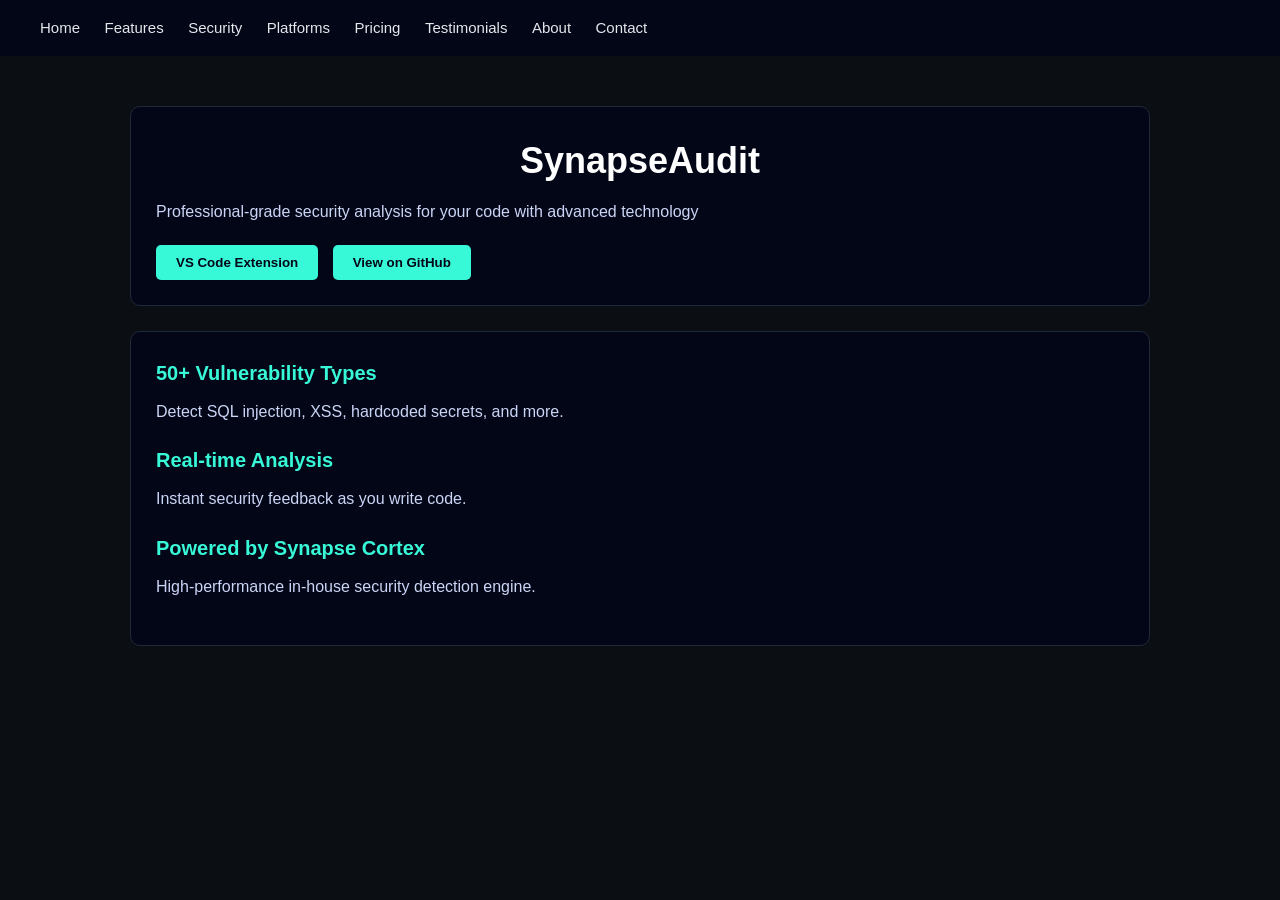
<file: index.html>
<!doctype html>
<html lang="en">
  <head>
    <meta charset="UTF-8" />
    <title>SynapseAudit | Home</title>
    <link rel="stylesheet" href="css/style.css" />
  </head>

  <body>
    <header>
      <nav>
        <a href="index.html">Home</a>
        <a href="features.html">Features</a>
        <a href="security.html">Security</a>
        <a href="platforms.html">Platforms</a>
        <a href="pricing.html">Pricing</a>
        <a href="testimonials.html">Testimonials</a>
        <a href="about.html">About</a>
        <a href="contact.html">Contact</a>
      </nav>
    </header>

    <main>
      <!-- HERO SECTION -->
      <section class="hero">
        <h1>SynapseAudit</h1>
        <p>
          Professional-grade security analysis for your code with advanced
          technology
        </p>

        <button>VS Code Extension</button>
        <button>View on GitHub</button>
      </section>

      <!-- HIGHLIGHTS -->
      <section>
        <div>
          <h3>50+ Vulnerability Types</h3>
          <p>Detect SQL injection, XSS, hardcoded secrets, and more.</p>
        </div>

        <div>
          <h3>Real-time Analysis</h3>
          <p>Instant security feedback as you write code.</p>
        </div>

        <div>
          <h3>Powered by Synapse Cortex</h3>
          <p>High-performance in-house security detection engine.</p>
        </div>
      </section>
    </main>
  </body>
</html>
</file>
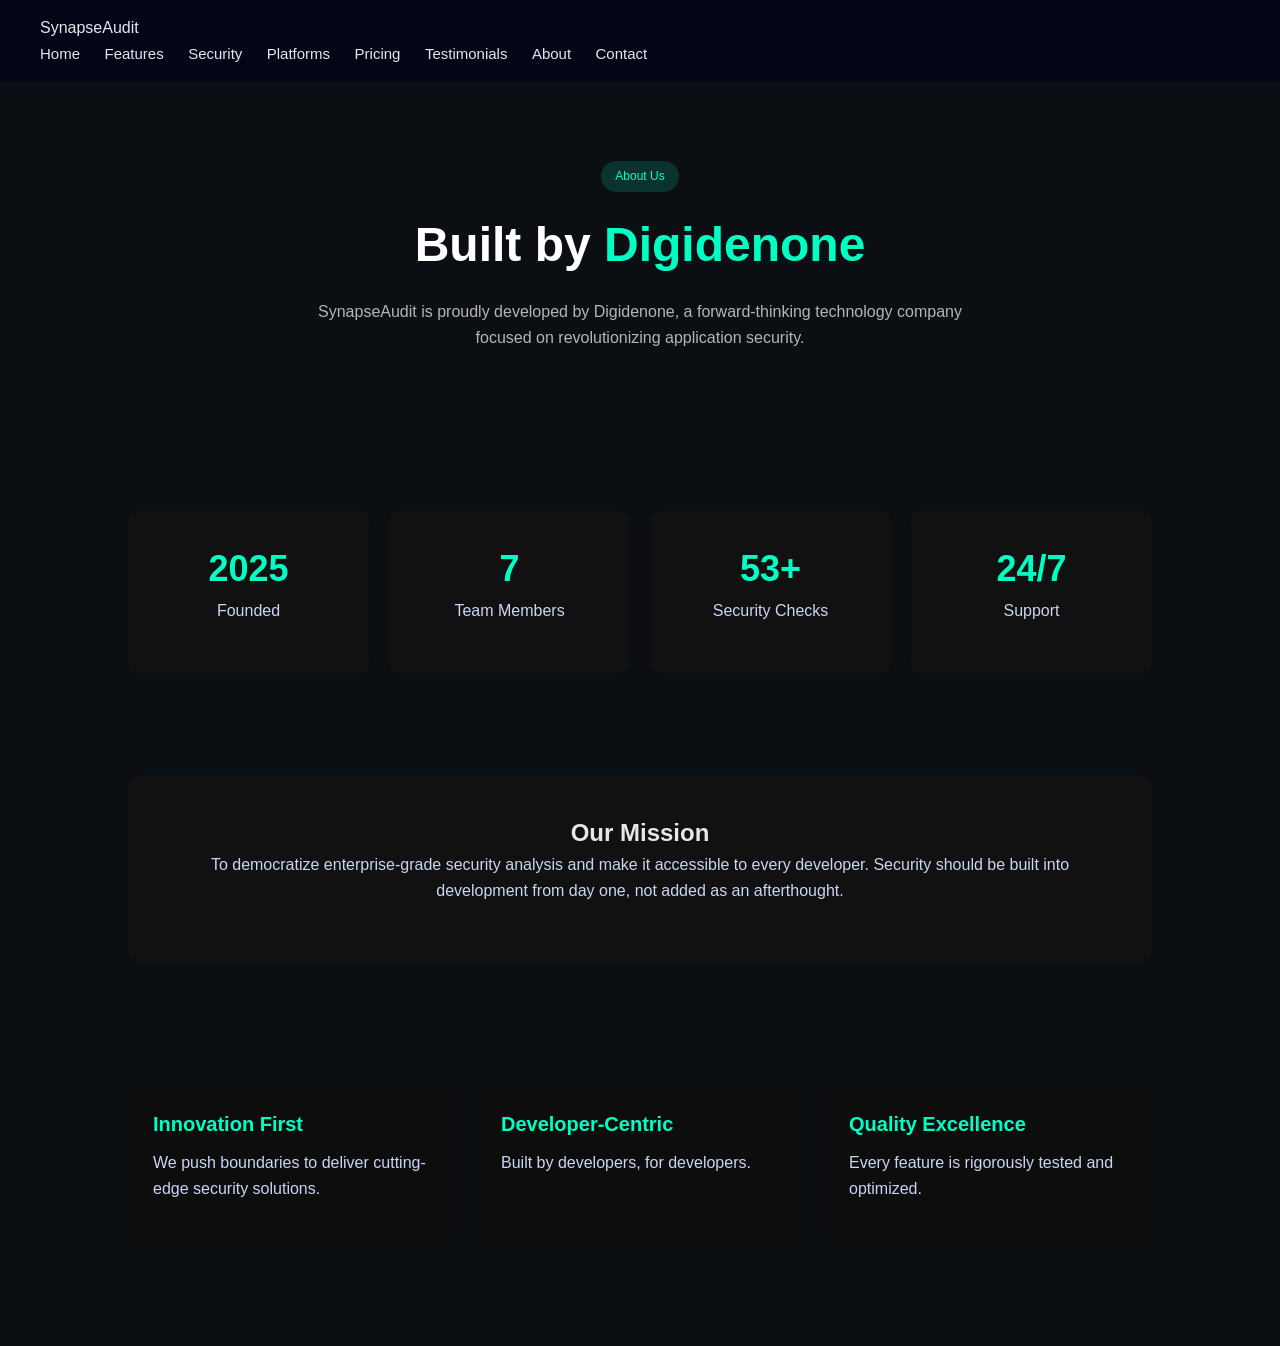
<file: about.html>
<!DOCTYPE html>
<html lang="en">
<head>
  <meta charset="UTF-8">
  <title>About | SynapseAudit</title>
  <link rel="stylesheet" href="css/style.css">
</head>
<body>

  <!-- Navbar -->
  <header class="navbar">
    <div class="logo">SynapseAudit</div>
    <nav>
      <a href="index.html">Home</a>
      <a href="features.html">Features</a>
      <a href="security.html">Security</a>
      <a href="platforms.html">Platforms</a>
      <a href="pricing.html">Pricing</a>
      <a href="testimonials.html">Testimonials</a>
      <a href="about.html" class="active">About</a>
      <a href="contact.html">Contact</a>
    </nav>
  </header>

  <!-- About Hero Section -->
  <section class="about-hero">
    <span class="badge">About Us</span>
    <h1>Built by <span>Digidenone</span></h1>
    <p>
      SynapseAudit is proudly developed by Digidenone, a forward-thinking
      technology company focused on revolutionizing application security.
    </p>
  </section>

  <!-- Stats Section -->
  <section class="about-stats">
    <div class="stat-card">
      <h2>2025</h2>
      <p>Founded</p>
    </div>
    <div class="stat-card">
      <h2>7</h2>
      <p>Team Members</p>
    </div>
    <div class="stat-card">
      <h2>53+</h2>
      <p>Security Checks</p>
    </div>
    <div class="stat-card">
      <h2>24/7</h2>
      <p>Support</p>
    </div>
  </section>

  <!-- Mission Section -->
  <section class="mission">
    <h2>Our Mission</h2>
    <p>
      To democratize enterprise-grade security analysis and make it accessible
      to every developer. Security should be built into development from day one,
      not added as an afterthought.
    </p>
  </section>

  <!-- Values Section -->
  <section class="values">
    <div class="value-card">
      <h3>Innovation First</h3>
      <p>We push boundaries to deliver cutting-edge security solutions.</p>
    </div>
    <div class="value-card">
      <h3>Developer-Centric</h3>
      <p>Built by developers, for developers.</p>
    </div>
    <div class="value-card">
      <h3>Quality Excellence</h3>
      <p>Every feature is rigorously tested and optimized.</p>
    </div>
    <div cl
</file>
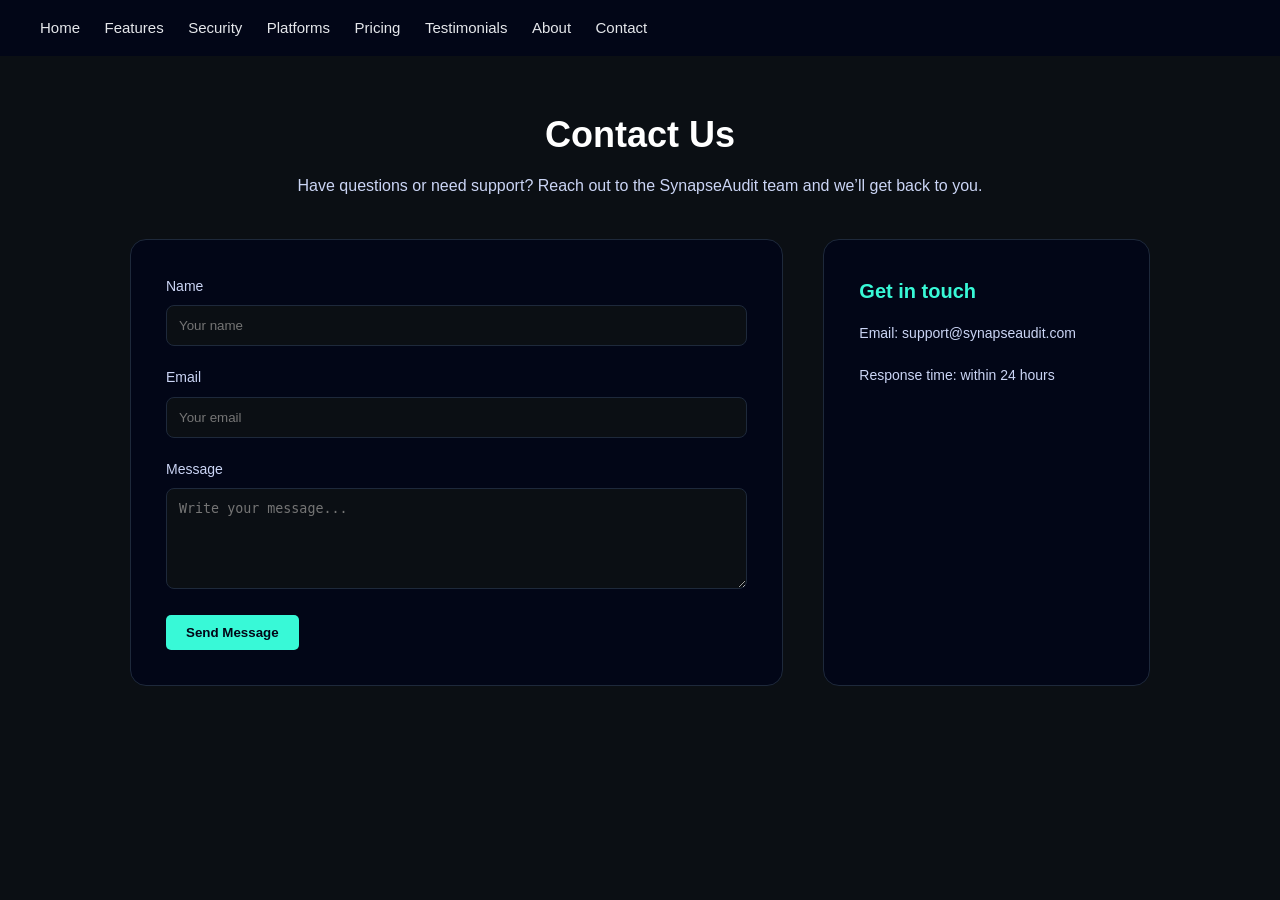
<file: contact.html>
<!doctype html>
<html lang="en">
  <head>
    <meta charset="UTF-8" />
    <title>Contact | SynapseAudit</title>
    <link rel="stylesheet" href="css/style.css" />
  </head>

  <body>
    <header>
      <nav>
        <a href="index.html">Home</a>
        <a href="features.html">Features</a>
        <a href="security.html">Security</a>
        <a href="platforms.html">Platforms</a>
        <a href="pricing.html">Pricing</a>
        <a href="testimonials.html">Testimonials</a>
        <a href="about.html">About</a>
        <a href="contact.html">Contact</a>
      </nav>
    </header>

    <main>
      <h1>Contact Us</h1>
      <p>
        Have questions or need support? Reach out to the SynapseAudit team and
        we’ll get back to you.
      </p>

      <div class="contact-wrapper">
        <form class="contact-form">
          <label>
            Name
            <input type="text" placeholder="Your name" required />
          </label>

          <label>
            Email
            <input type="email" placeholder="Your email" required />
          </label>

          <label>
            Message
            <textarea
              rows="5"
              placeholder="Write your message..."
              required
            ></textarea>
          </label>

          <button type="submit">Send Message</button>
        </form>

        <div class="contact-info">
          <h3>Get in touch</h3>
          <p>Email: support@synapseaudit.com</p>
          <p>Response time: within 24 hours</p>
        </div>
      </div>
    </main>
  </body>
</html>
</file>
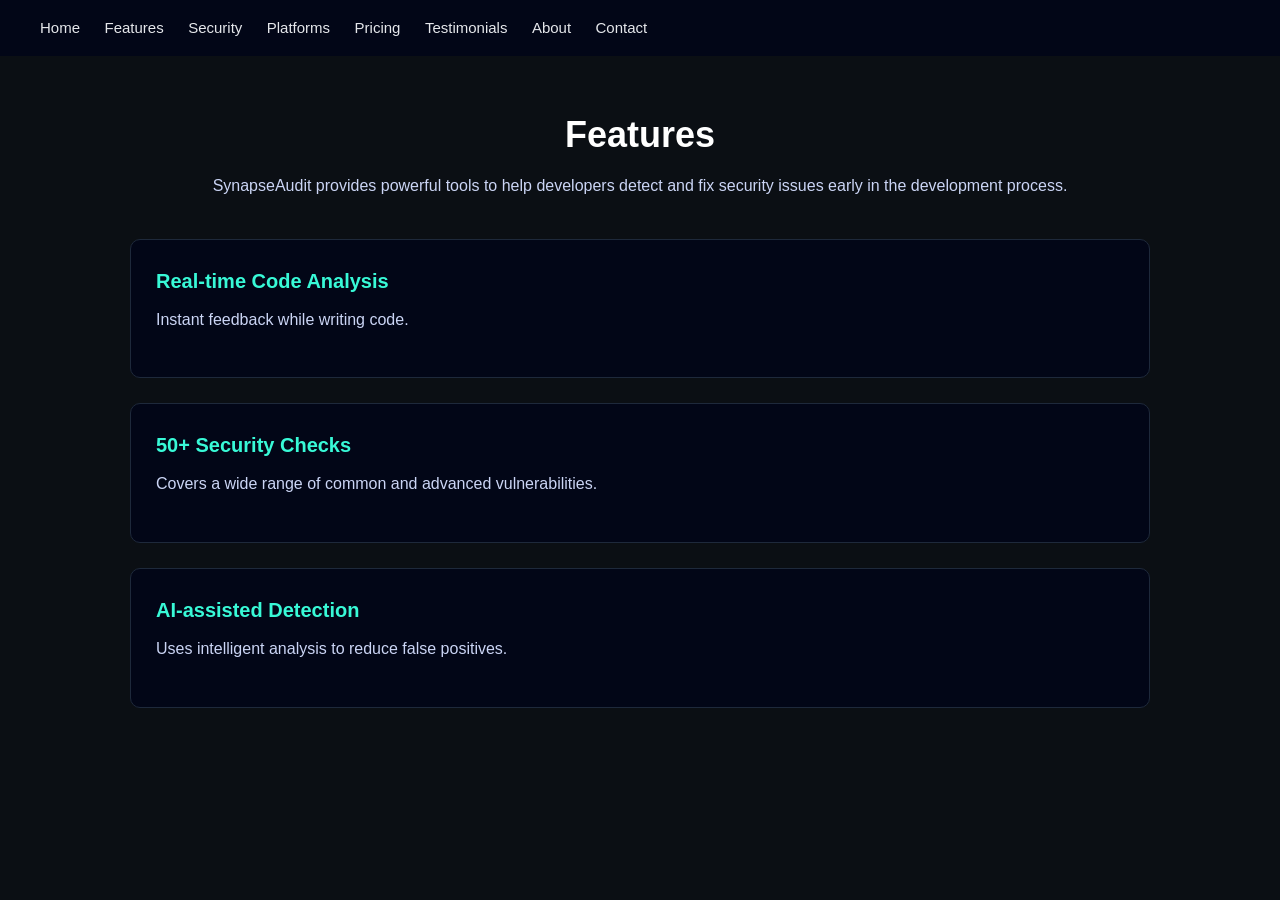
<file: features.html>
<!doctype html>
<html lang="en">
  <head>
    <meta charset="UTF-8" />
    <title>Features | SynapseAudit</title>
    <link rel="stylesheet" href="css/style.css" />
  </head>

  <body>
    <header>
      <nav>
        <a href="index.html">Home</a>
        <a href="features.html">Features</a>
        <a href="security.html">Security</a>
        <a href="platforms.html">Platforms</a>
        <a href="pricing.html">Pricing</a>
        <a href="testimonials.html">Testimonials</a>
        <a href="about.html">About</a>
        <a href="contact.html">Contact</a>
      </nav>
    </header>

    <main>
      <h1>Features</h1>
      <p>
        SynapseAudit provides powerful tools to help developers detect and fix
        security issues early in the development process.
      </p>

      <section>
        <h3>Real-time Code Analysis</h3>
        <p>Instant feedback while writing code.</p>
      </section>

      <section>
        <h3>50+ Security Checks</h3>
        <p>Covers a wide range of common and advanced vulnerabilities.</p>
      </section>

      <section>
        <h3>AI-assisted Detection</h3>
        <p>Uses intelligent analysis to reduce false positives.</p>
      </section>
    </main>
  </body>
</html>
</file>
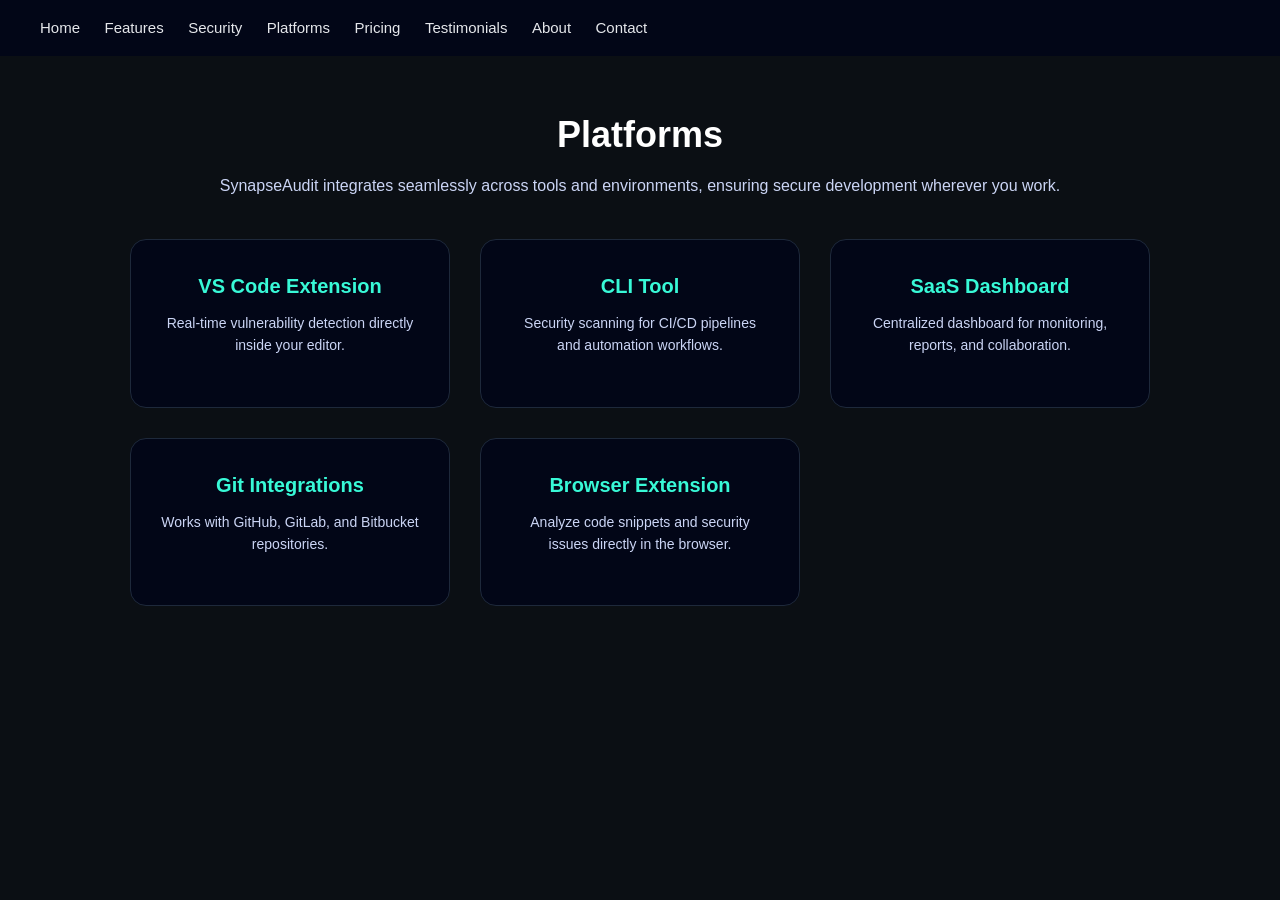
<file: platforms.html>
<!doctype html>
<html lang="en">
  <head>
    <meta charset="UTF-8" />
    <title>Platforms | SynapseAudit</title>
    <link rel="stylesheet" href="css/style.css" />
  </head>

  <body>
    <header>
      <nav>
        <a href="index.html">Home</a>
        <a href="features.html">Features</a>
        <a href="security.html">Security</a>
        <a href="platforms.html">Platforms</a>
        <a href="pricing.html">Pricing</a>
        <a href="testimonials.html">Testimonials</a>
        <a href="about.html">About</a>
        <a href="contact.html">Contact</a>
      </nav>
    </header>

    <main>
      <h1>Platforms</h1>
      <p>
        SynapseAudit integrates seamlessly across tools and environments,
        ensuring secure development wherever you work.
      </p>

      <div class="platforms">
        <div class="platform-card">
          <h3>VS Code Extension</h3>
          <p>Real-time vulnerability detection directly inside your editor.</p>
        </div>

        <div class="platform-card">
          <h3>CLI Tool</h3>
          <p>Security scanning for CI/CD pipelines and automation workflows.</p>
        </div>

        <div class="platform-card">
          <h3>SaaS Dashboard</h3>
          <p>
            Centralized dashboard for monitoring, reports, and collaboration.
          </p>
        </div>

        <div class="platform-card">
          <h3>Git Integrations</h3>
          <p>Works with GitHub, GitLab, and Bitbucket repositories.</p>
        </div>

        <div class="platform-card">
          <h3>Browser Extension</h3>
          <p>
            Analyze code snippets and security issues directly in the browser.
          </p>
        </div>
      </div>
    </main>
  </body>
</html>
</file>
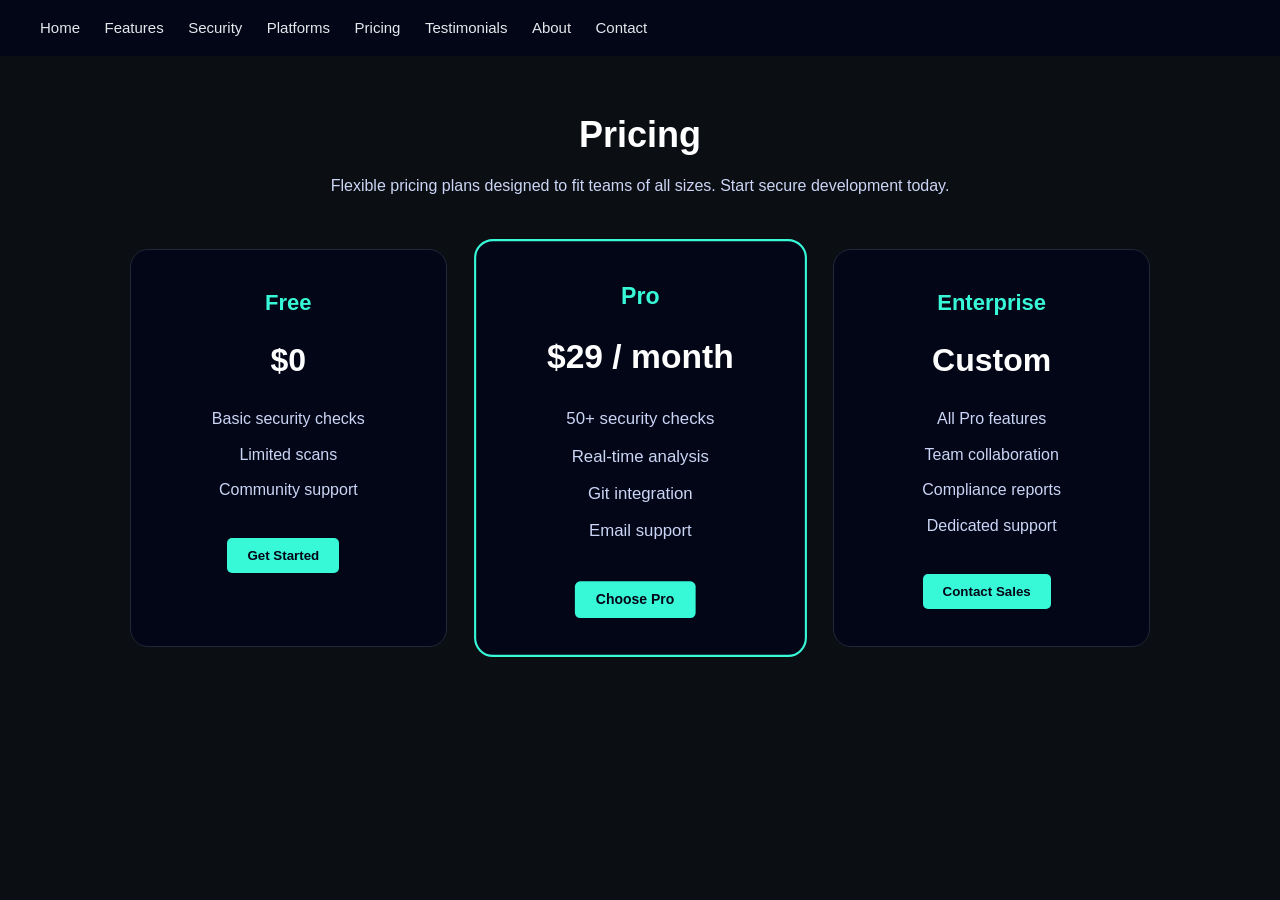
<file: pricing.html>
<!doctype html>
<html lang="en">
  <head>
    <meta charset="UTF-8" />
    <title>Pricing | SynapseAudit</title>
    <link rel="stylesheet" href="css/style.css" />
  </head>

  <body>
    <header>
      <nav>
        <a href="index.html">Home</a>
        <a href="features.html">Features</a>
        <a href="security.html">Security</a>
        <a href="platforms.html">Platforms</a>
        <a href="pricing.html">Pricing</a>
        <a href="testimonials.html">Testimonials</a>
        <a href="about.html">About</a>
        <a href="contact.html">Contact</a>
      </nav>
    </header>

    <main>
      <h1>Pricing</h1>
      <p>
        Flexible pricing plans designed to fit teams of all sizes. Start secure
        development today.
      </p>

      <div class="pricing">
        <div class="price-card">
          <h3>Free</h3>
          <p class="price">$0</p>
          <ul>
            <li>Basic security checks</li>
            <li>Limited scans</li>
            <li>Community support</li>
          </ul>
          <button>Get Started</button>
        </div>

        <div class="price-card featured">
          <h3>Pro</h3>
          <p class="price">$29 / month</p>
          <ul>
            <li>50+ security checks</li>
            <li>Real-time analysis</li>
            <li>Git integration</li>
            <li>Email support</li>
          </ul>
          <button>Choose Pro</button>
        </div>

        <div class="price-card">
          <h3>Enterprise</h3>
          <p class="price">Custom</p>
          <ul>
            <li>All Pro features</li>
            <li>Team collaboration</li>
            <li>Compliance reports</li>
            <li>Dedicated support</li>
          </ul>
          <button>Contact Sales</button>
        </div>
      </div>
    </main>
  </body>
</html>
</file>
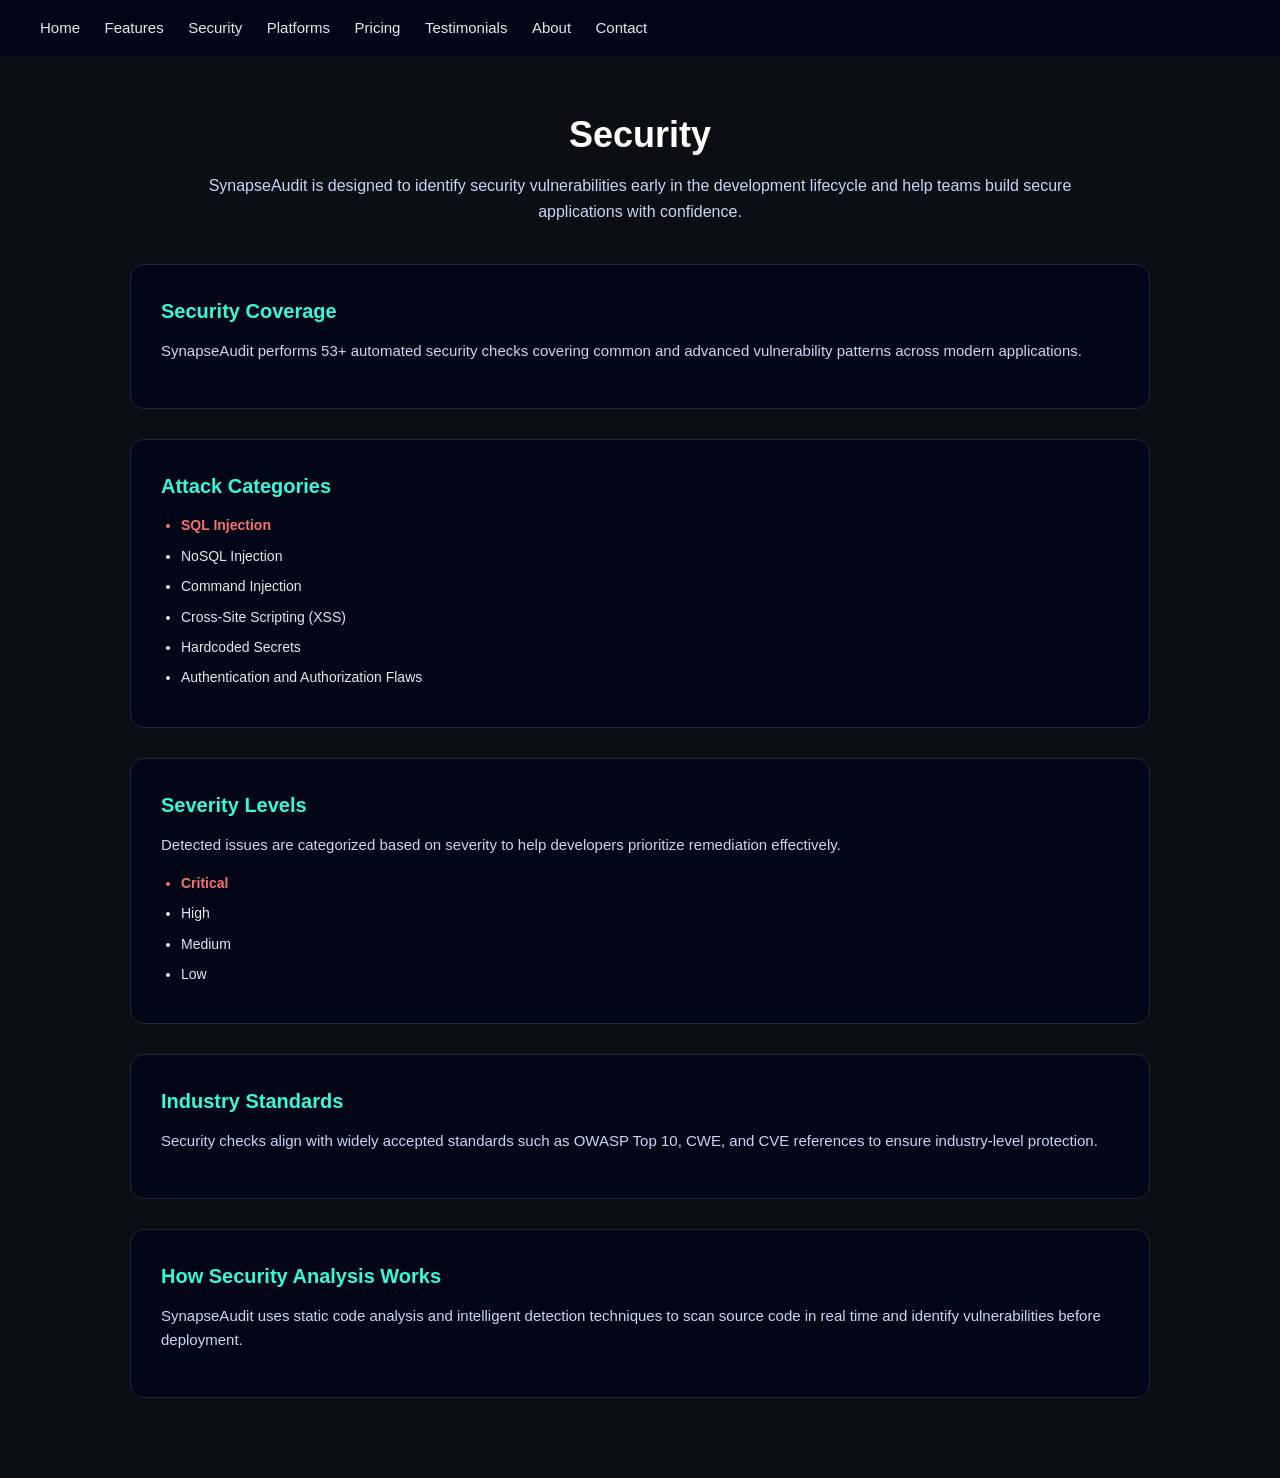
<file: security.html>
<!doctype html>
<html lang="en">
  <head>
    <meta charset="UTF-8" />
    <title>Security | SynapseAudit</title>
    <link rel="stylesheet" href="css/style.css" />
  </head>

  <body>
    <header>
      <nav>
        <a href="index.html">Home</a>
        <a href="features.html">Features</a>
        <a href="security.html">Security</a>
        <a href="platforms.html">Platforms</a>
        <a href="pricing.html">Pricing</a>
        <a href="testimonials.html">Testimonials</a>
        <a href="about.html">About</a>
        <a href="contact.html">Contact</a>
      </nav>
    </header>

    <main>
      <!-- PAGE INTRO -->
      <h1>Security</h1>
      <p>
        SynapseAudit is designed to identify security vulnerabilities early in
        the development lifecycle and help teams build secure applications with
        confidence.
      </p>

      <!-- SECURITY COVERAGE -->
      <section class="security-card">
        <h3>Security Coverage</h3>
        <p>
          SynapseAudit performs 53+ automated security checks covering common
          and advanced vulnerability patterns across modern applications.
        </p>
      </section>

      <!-- ATTACK CATEGORIES -->
      <section class="security-card">
        <h3>Attack Categories</h3>
        <ul>
          <li>SQL Injection</li>
          <li>NoSQL Injection</li>
          <li>Command Injection</li>
          <li>Cross-Site Scripting (XSS)</li>
          <li>Hardcoded Secrets</li>
          <li>Authentication and Authorization Flaws</li>
        </ul>
      </section>

      <!-- SEVERITY LEVELS -->
      <section class="security-card">
        <h3>Severity Levels</h3>
        <p>
          Detected issues are categorized based on severity to help developers
          prioritize remediation effectively.
        </p>
        <ul>
          <li>Critical</li>
          <li>High</li>
          <li>Medium</li>
          <li>Low</li>
        </ul>
      </section>

      <!-- STANDARDS -->
      <section class="security-card">
        <h3>Industry Standards</h3>
        <p>
          Security checks align with widely accepted standards such as OWASP Top
          10, CWE, and CVE references to ensure industry-level protection.
        </p>
      </section>

      <!-- HOW IT WORKS -->
      <section class="security-card">
        <h3>How Security Analysis Works</h3>
        <p>
          SynapseAudit uses static code analysis and intelligent detection
          techniques to scan source code in real time and identify
          vulnerabilities before deployment.
        </p>
      </section>
    </main>
  </body>
</html>
</file>
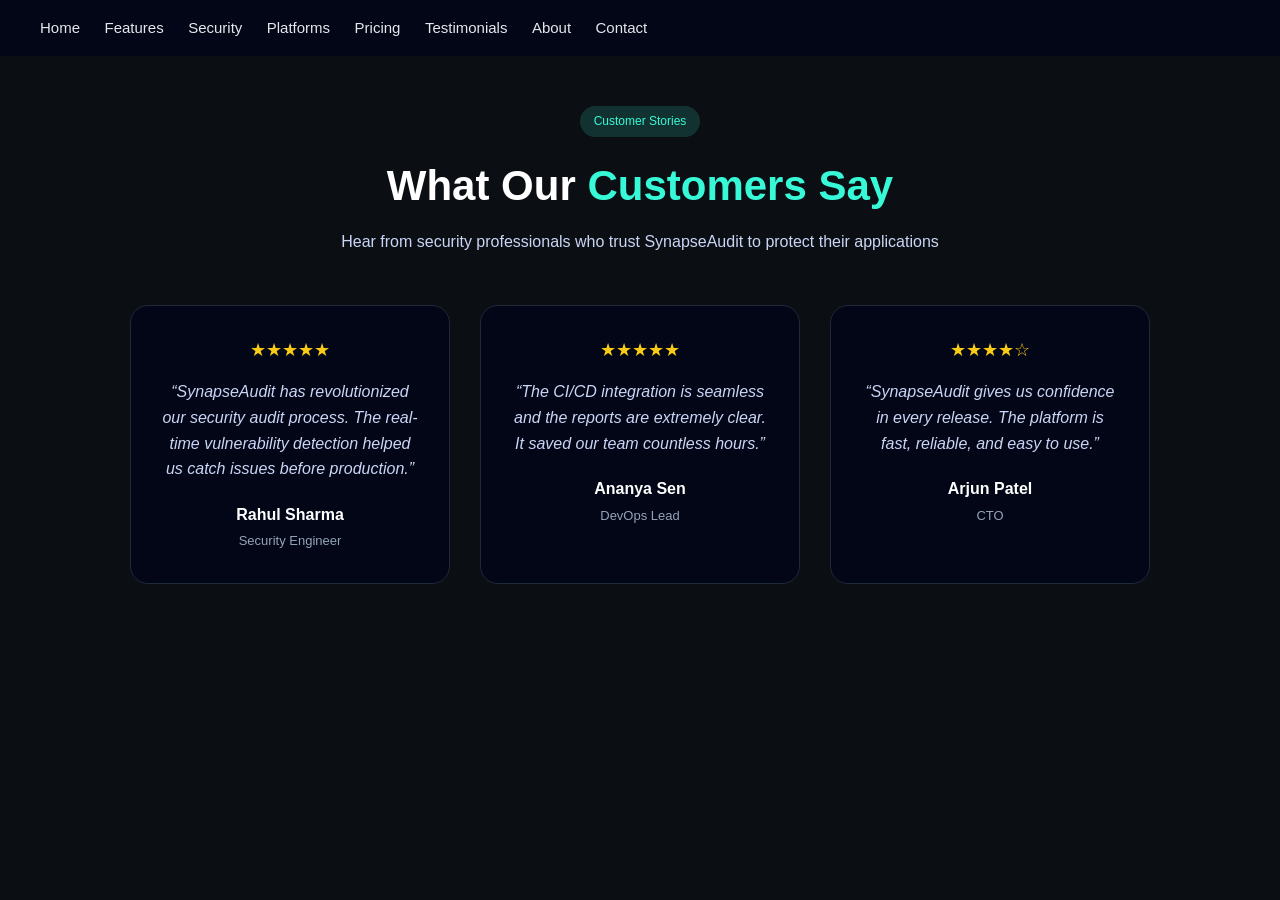
<file: testimonials.html>
<!doctype html>
<html lang="en">
  <head>
    <meta charset="UTF-8" />
    <title>Testimonials | SynapseAudit</title>
    <link rel="stylesheet" href="css/style.css" />
  </head>

  <body>
    <header>
      <nav>
        <a href="index.html">Home</a>
        <a href="features.html">Features</a>
        <a href="security.html">Security</a>
        <a href="platforms.html">Platforms</a>
        <a href="pricing.html">Pricing</a>
        <a href="testimonials.html" class="active">Testimonials</a>
        <a href="about.html">About</a>
        <a href="contact.html">Contact</a>
      </nav>
    </header>

    <main class="testimonials">
      <span class="badge">Customer Stories</span>
      <h1>What Our <span>Customers Say</span></h1>
      <p class="subtitle">
        Hear from security professionals who trust SynapseAudit to protect their
        applications
      </p>

      <div class="testimonial-grid">
        <div class="testimonial-card">
          <div class="stars">★★★★★</div>
          <p class="quote">
            “SynapseAudit has revolutionized our security audit process. The
            real-time vulnerability detection helped us catch issues before
            production.”
          </p>
          <h4>Rahul Sharma</h4>
          <span>Security Engineer</span>
        </div>

        <div class="testimonial-card">
          <div class="stars">★★★★★</div>
          <p class="quote">
            “The CI/CD integration is seamless and the reports are extremely
            clear. It saved our team countless hours.”
          </p>
          <h4>Ananya Sen</h4>
          <span>DevOps Lead</span>
        </div>

        <div class="testimonial-card">
          <div class="stars">★★★★☆</div>
          <p class="quote">
            “SynapseAudit gives us confidence in every release. The platform is
            fast, reliable, and easy to use.”
          </p>
          <h4>Arjun Patel</h4>
          <span>CTO</span>
        </div>
      </div>
    </main>
  </body>
</html>
</file>
<file: css/style.css>
/* RESET BASIC DEFAULTS */
* {
  margin: 0;
  padding: 0;
  box-sizing: border-box;
}

/* BODY */
body {
  font-family: Arial, Helvetica, sans-serif;
  background-color: #0b0f14;
  color: #e5e7eb;
  line-height: 1.6;
}

/* NAVBAR */
header {
  background-color: #020617;
  padding: 15px 40px;
}

nav a {
  color: #e5e7eb;
  margin-right: 20px;
  text-decoration: none;
  font-size: 15px;
}

nav a:hover {
  color: #38f9d7;
}

/* MAIN CONTENT */
main {
  padding: 50px 40px;
}

/* HEADINGS */
h1 {
  font-size: 36px;
  margin-bottom: 15px;
  color: #ffffff;
}

h3 {
  font-size: 20px;
  margin-bottom: 10px;
  color: #ffffff;
}

/* PARAGRAPH */
p {
  margin-bottom: 20px;
  color: #cbd5f5;
}

/* SECTIONS */
section {
  margin-bottom: 40px;
}

/* BUTTONS */
button {
  padding: 10px 20px;
  margin-right: 10px;
  border: none;
  border-radius: 5px;
  background-color: #38f9d7;
  color: #020617;
  font-weight: bold;
  cursor: pointer;
}

button:hover {
  background-color: #2dd4bf;
}

/* LIST */
ul {
  margin-left: 20px;
}

li {
  margin-bottom: 8px;
}
/* FEATURES PAGE STYLES */

main {
  max-width: 1100px;
  margin: auto;
}

/* Features page heading */
main h1 {
  text-align: center;
  margin-bottom: 10px;
}

main > p {
  text-align: center;
  max-width: 700px;
  margin: 0 auto 40px auto;
  color: #94a3b8;
}

/* Feature cards */
main section {
  background-color: #020617;
  border: 1px solid #1e293b;
  border-radius: 10px;
  padding: 25px;
  margin-bottom: 25px;
  transition: transform 0.2s ease;
}

main section:hover {
  transform: translateY(-5px);
}

/* Feature title */
main section h3 {
  margin-bottom: 10px;
  color: #38f9d7;
}

/* Feature text */
main section p {
  color: #cbd5f5;
}
/* =========================
   SECURITY PAGE STYLING
========================= */

/* Page intro text */
main > p {
  max-width: 900px;
  margin-bottom: 40px;
  font-size: 16px;
  color: #cbd5f5;
}

/* Security card container */
.security-card {
  background-color: #020617;
  border: 1px solid #1e293b;
  border-radius: 14px;
  padding: 30px;
  margin-bottom: 30px;
  transition:
    transform 0.2s ease,
    box-shadow 0.2s ease;
}

/* Hover effect */
.security-card:hover {
  transform: translateY(-4px);
  box-shadow: 0 10px 25px rgba(0, 0, 0, 0.3);
}

/* Section headings */
.security-card h3 {
  margin-bottom: 12px;
  font-size: 20px;
  color: #38f9d7;
}

/* Paragraph inside cards */
.security-card p {
  color: #cbd5f5;
  font-size: 15px;
  margin-bottom: 15px;
}

/* Lists inside security cards */
.security-card ul {
  margin-left: 20px;
}

.security-card li {
  margin-bottom: 8px;
  font-size: 14px;
  color: #e5e7eb;
}

/* Severity emphasis */
.security-card ul li:first-child {
  color: #f87171; /* Critical */
  font-weight: bold;
}

/* Responsive spacing */
@media (max-width: 768px) {
  main {
    padding: 30px 20px;
  }

  .security-card {
    padding: 20px;
  }
}
/* =========================
   PLATFORMS PAGE
========================= */

.platforms {
  display: grid;
  grid-template-columns: repeat(auto-fit, minmax(240px, 1fr));
  gap: 30px;
  margin-top: 40px;
}

.platform-card {
  background: #020617;
  border: 1px solid #1e293b;
  border-radius: 16px;
  padding: 30px;
  text-align: center;
  transition:
    transform 0.25s ease,
    box-shadow 0.25s ease;
}

.platform-card:hover {
  transform: translateY(-6px);
  box-shadow: 0 18px 35px rgba(0, 0, 0, 0.4);
}

.platform-card h3 {
  color: #38f9d7;
  margin-bottom: 10px;
  font-size: 20px;
}

.platform-card p {
  font-size: 14px;
  color: #cbd5f5;
}
/* =========================
   PRICING PAGE
========================= */

.pricing {
  display: grid;
  grid-template-columns: repeat(auto-fit, minmax(260px, 1fr));
  gap: 35px;
  margin-top: 50px;
}

.price-card {
  background: #020617;
  border: 1px solid #1e293b;
  border-radius: 18px;
  padding: 35px;
  text-align: center;
  transition:
    transform 0.25s ease,
    box-shadow 0.25s ease;
}

.price-card:hover {
  transform: translateY(-6px);
  box-shadow: 0 20px 40px rgba(0, 0, 0, 0.4);
}

.price-card h3 {
  font-size: 22px;
  margin-bottom: 10px;
  color: #38f9d7;
}

.price {
  font-size: 32px;
  font-weight: bold;
  margin: 15px 0;
  color: #ffffff;
}

.price-card ul {
  margin: 20px 0;
  padding: 0;
  list-style: none;
}

.price-card li {
  margin-bottom: 10px;
  color: #cbd5f5;
}

/* Highlight Pro plan */
.price-card.featured {
  border: 2px solid #38f9d7;
  transform: scale(1.05);
}

.price-card button {
  margin-top: 15px;
}
/* =========================
   CONTACT PAGE
========================= */

.contact-wrapper {
  display: grid;
  grid-template-columns: 2fr 1fr;
  gap: 40px;
  margin-top: 40px;
}

.contact-form {
  background: #020617;
  border: 1px solid #1e293b;
  border-radius: 16px;
  padding: 35px;
}

.contact-form label {
  display: block;
  margin-bottom: 20px;
  font-size: 14px;
  color: #cbd5f5;
}

.contact-form input,
.contact-form textarea {
  width: 100%;
  margin-top: 8px;
  padding: 12px;
  background: #0b0f14;
  border: 1px solid #1e293b;
  border-radius: 8px;
  color: #ffffff;
}

.contact-form input:focus,
.contact-form textarea:focus {
  outline: none;
  border-color: #38f9d7;
}

.contact-info {
  background: #020617;
  border: 1px solid #1e293b;
  border-radius: 16px;
  padding: 35px;
}

.contact-info h3 {
  color: #38f9d7;
  margin-bottom: 15px;
}

.contact-info p {
  font-size: 14px;
}

/* Responsive */
@media (max-width: 768px) {
  .contact-wrapper {
    grid-template-columns: 1fr;
  }
}
/* =========================
   TESTIMONIALS PAGE
========================= */

.testimonials {
  text-align: center;
}

.badge {
  display: inline-block;
  padding: 6px 14px;
  border-radius: 20px;
  background: rgba(56, 249, 215, 0.15);
  color: #38f9d7;
  font-size: 12px;
  margin-bottom: 15px;
}

.testimonials h1 {
  font-size: 42px;
  margin-bottom: 10px;
}

.testimonials h1 span {
  color: #38f9d7;
}

.subtitle {
  max-width: 600px;
  margin: 0 auto 50px;
  color: #cbd5f5;
  font-size: 16px;
}

.testimonial-grid {
  display: grid;
  grid-template-columns: repeat(auto-fit, minmax(280px, 1fr));
  gap: 30px;
}

.testimonial-card {
  background: #020617;
  border: 1px solid #1e293b;
  border-radius: 18px;
  padding: 30px;
  transition: transform 0.3s ease;
}

.testimonial-card:hover {
  transform: translateY(-8px);
}

.stars {
  color: #facc15;
  font-size: 18px;
  margin-bottom: 15px;
}

.quote {
  font-style: italic;
  margin-bottom: 20px;
}

.testimonial-card h4 {
  margin: 0;
  color: #ffffff;
}

.testimonial-card span {
  font-size: 13px;
  color: #94a3b8;
}
/* About Page */
.about-hero {
  text-align: center;
  padding: 80px 20px;
}

.about-hero .badge {
  display: inline-block;
  padding: 6px 14px;
  background: rgba(0, 255, 180, 0.15);
  color: #00ffc3;
  border-radius: 20px;
  margin-bottom: 15px;
}

.about-hero h1 {
  font-size: 48px;
  margin-bottom: 15px;
}

.about-hero h1 span {
  color: #00ffc3;
}

.about-hero p {
  max-width: 700px;
  margin: auto;
  color: #b5b5b5;
}

/* Stats */
.about-stats {
  display: grid;
  grid-template-columns: repeat(auto-fit, minmax(180px, 1fr));
  gap: 20px;
  padding: 40px 10%;
}

.stat-card {
  background: #111;
  padding: 30px;
  text-align: center;
  border-radius: 12px;
}

.stat-card h2 {
  color: #00ffc3;
  font-size: 36px;
}

/* Mission */
.mission {
  margin: 60px 10%;
  padding: 40px;
  background: #111;
  border-radius: 14px;
  text-align: center;
}

/* Values */
.values {
  display: grid;
  grid-template-columns: repeat(auto-fit, minmax(220px, 1fr));
  gap: 20px;
  padding: 60px 10%;
}

.value-card {
  background: #0d0d0d;
  padding: 25px;
  border-radius: 14px;
  transition: transform 0.3s;
}

.value-card:hover {
  transform: translateY(-6px);
}

.value-card h3 {
  color: #00ffc3;
  margin-bottom: 10px;
}
</file>
